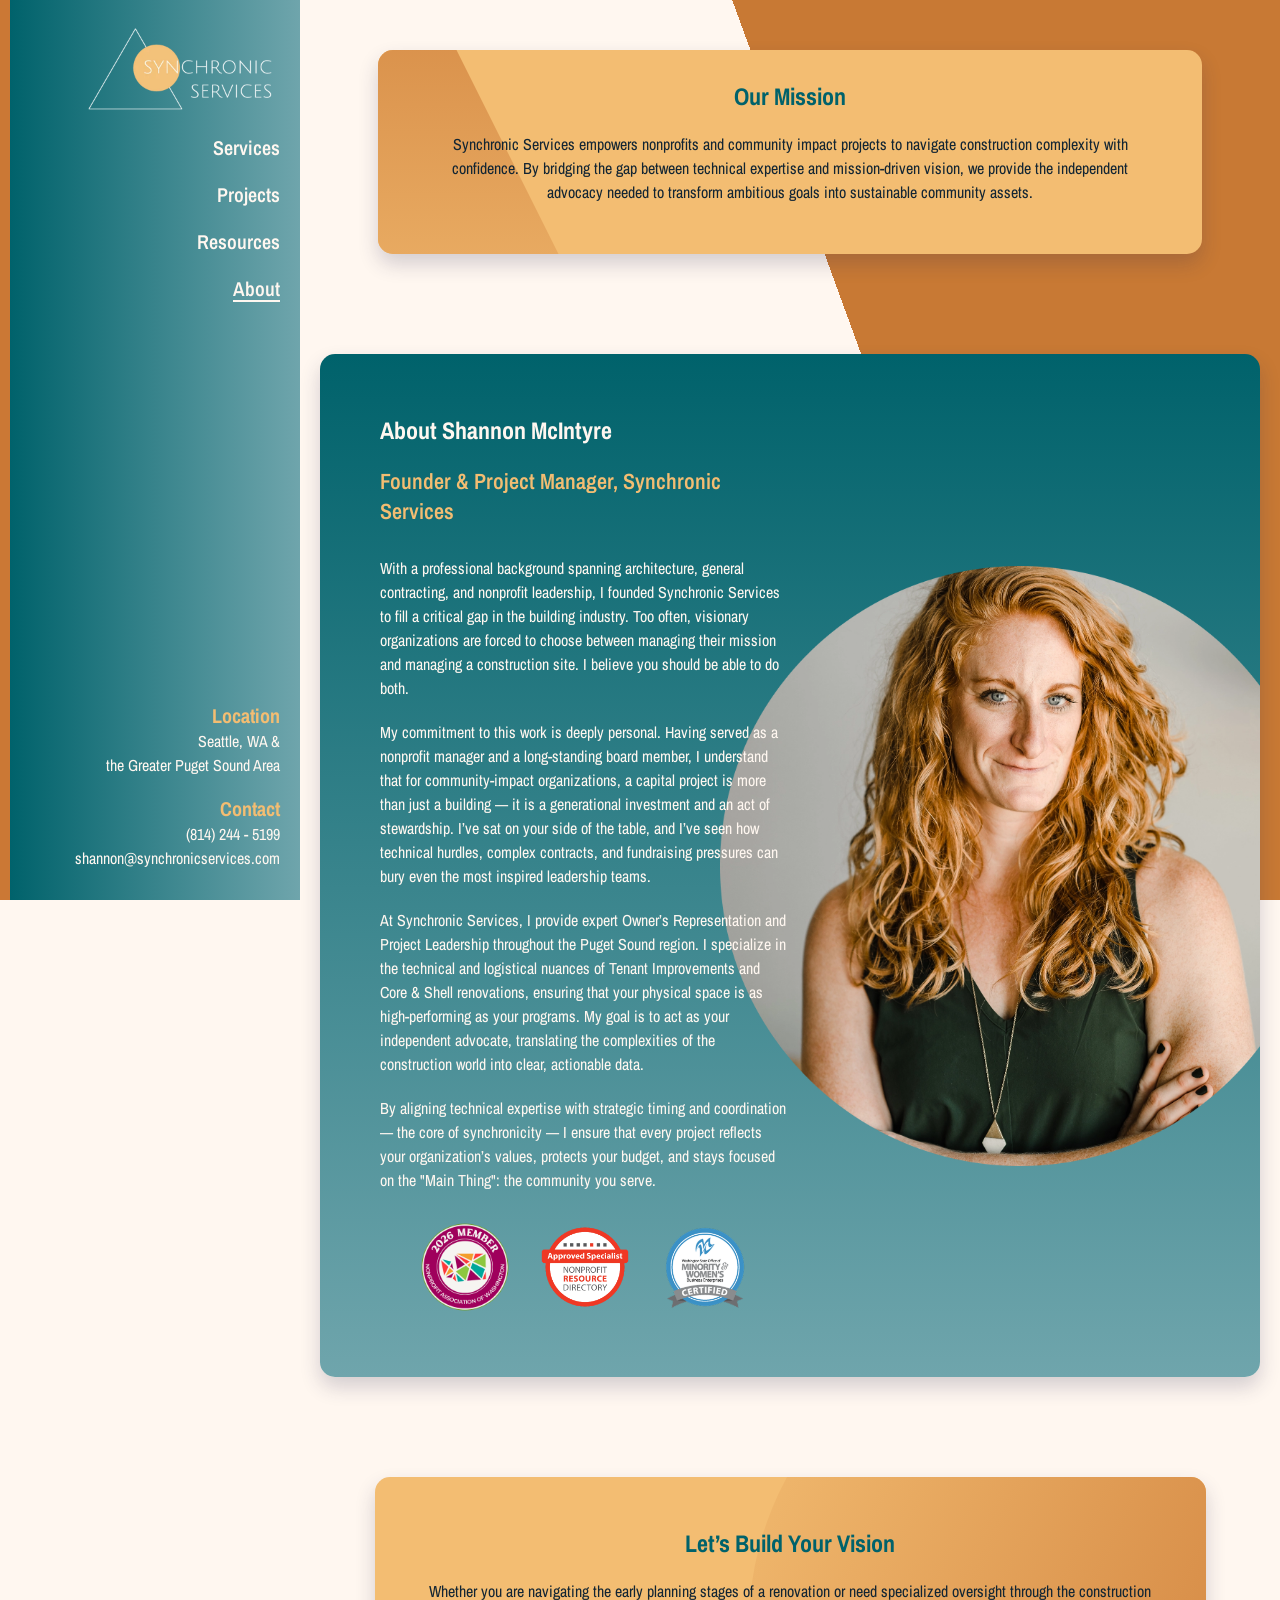
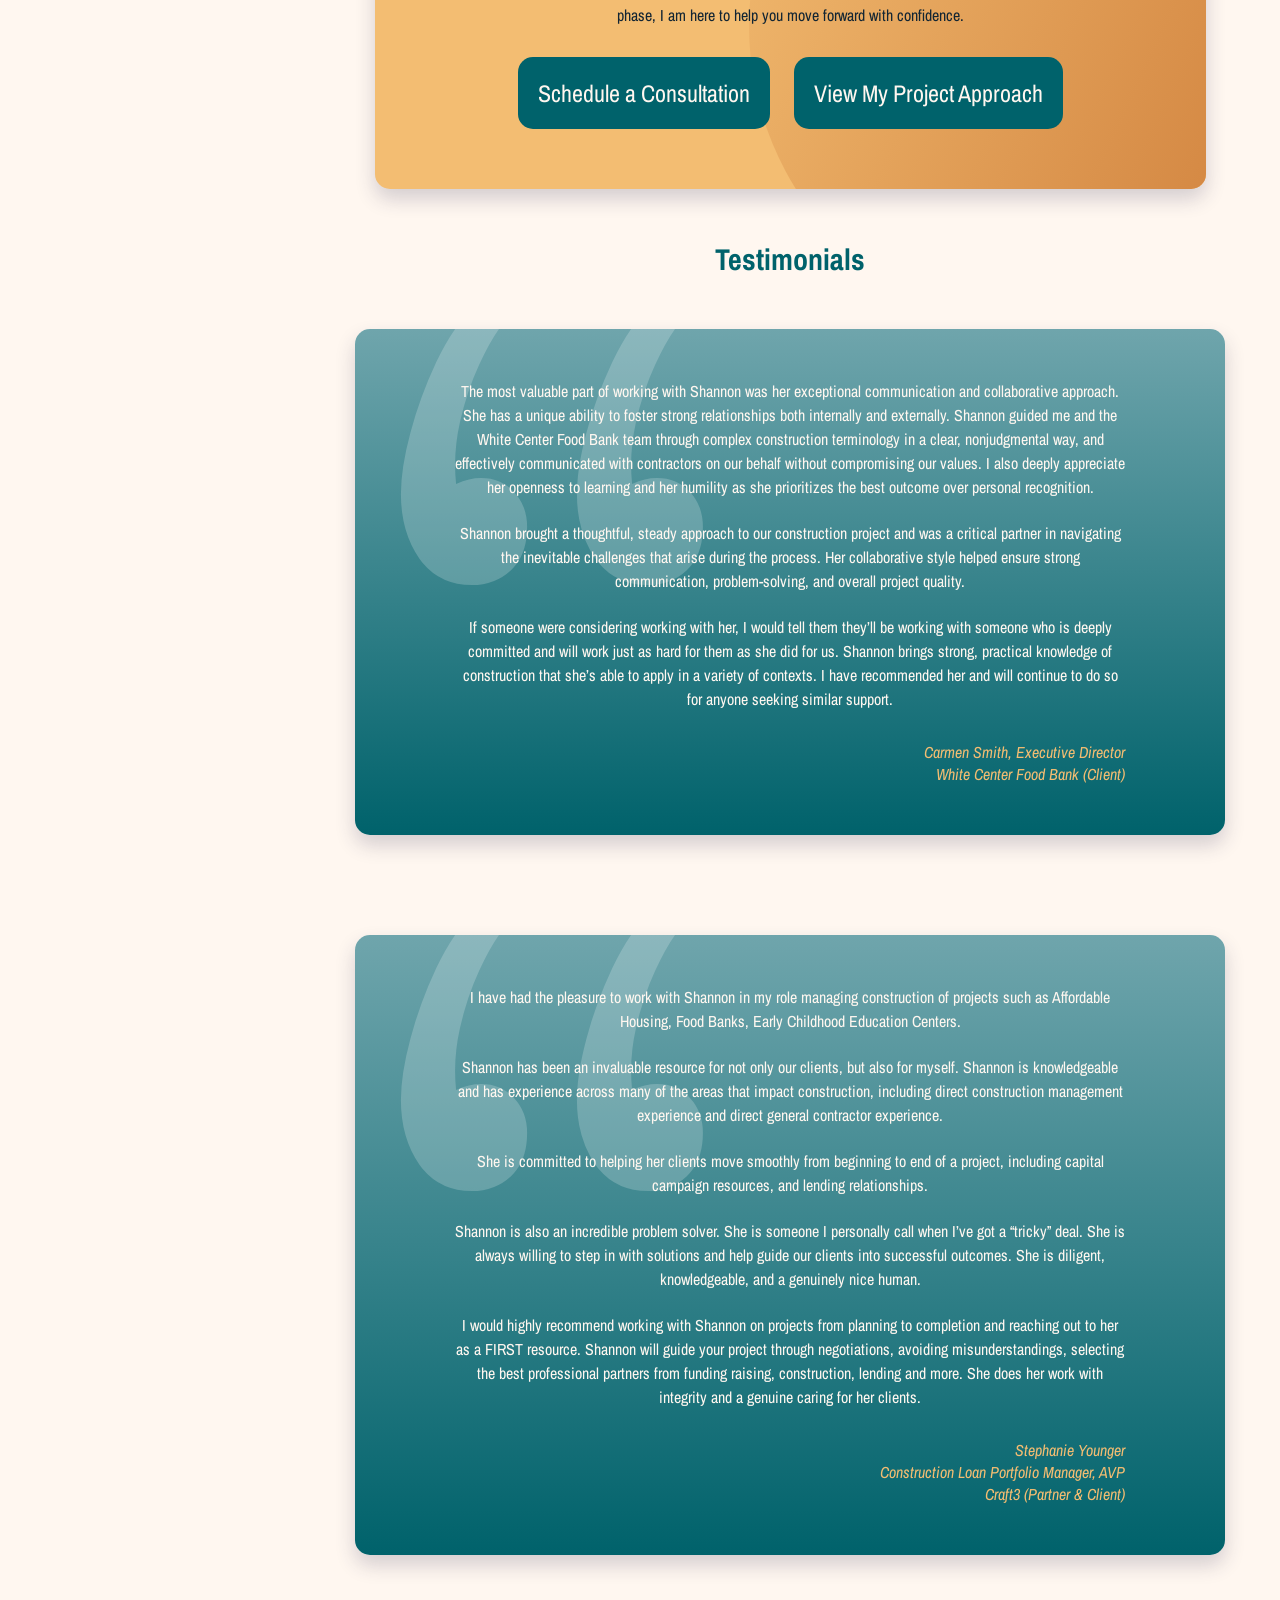
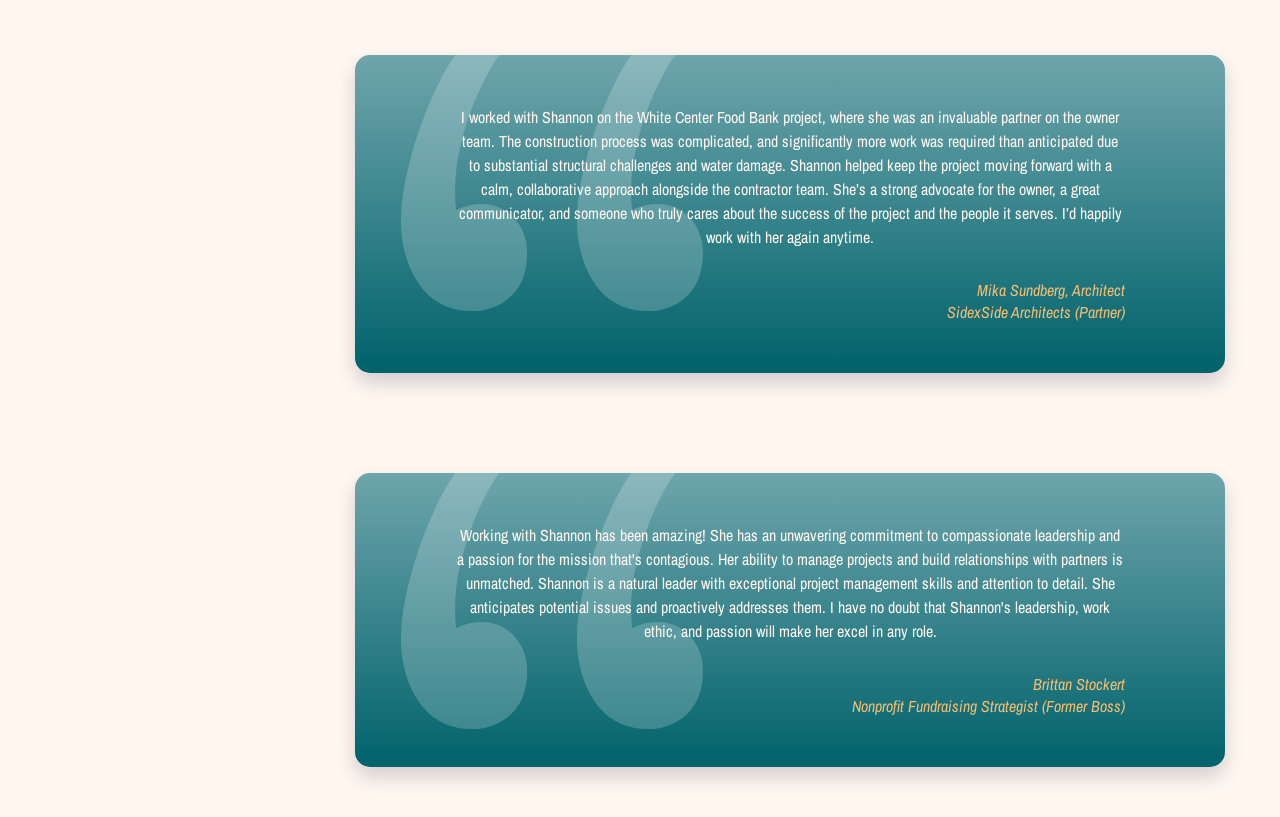
<file: about.html>
<!doctype html>
<html lang="en">

<head>
  <meta charset="UTF-8" />
  <meta name="viewport" content="width=device-width, initial-scale=1.0" />


  <link rel="preconnect" href="https://fonts.googleapis.com">
  <link rel="preconnect" href="https://fonts.gstatic.com" crossorigin>
  <link
    href="https://fonts.googleapis.com/css2?family=Archivo+Narrow:ital,wght@0,400..700;1,400..700&family=Julius+Sans+One&family=Lora:wght@700&display=swap"
    rel="stylesheet">

  <link rel="stylesheet" href="./css/style.css" />
  <title>Synchronic Services - Services</title>
</head>

<body class="paddingForMobile">

  <!-- MOBILE TOP DOWN TRAY -->



  <nav class="mobile-nav">
    <div class="nav-header">
      <div>
        <a href="index.html">
          <img class="logo" src="img/SynchronicLogo_WhiteLogo.webp" alt="Synchronic Services logo" />
        </a>
      </div>
      <button class="menu-toggle" aria-label="Toggle menu">
        <span class="hamburger"></span>
      </button>
    </div>

    <div class="nav-links">
      <ul>
        <li><a href="services.html">Services</a></li>
        <li><a href="projects.html">Projects</a></li>
        <li><a href="resources.html">Resources</a></li>
        <li><a href="about.html">About</a></li>
      </ul>

      <div id="mobileContactInfo">
        <p><span class="orange sizeTwentyBold">Location</span> <br />Seattle, WA & <br />the Greater Puget Sound Area
        </p>
        <p><span class="orange sizeTwentyBold">Contact</span><br />
          <a class="underlineMe" href="tel:8142445199">(814) 244 - 5199</a> <br />
          <a href="mailto:shannon@synchronicservices.com" class="underlineMe">shannon@synchronicservices.com</a>
        </p>
      </div>
    </div>
  </nav>


  <div class="bg-triangle"></div>
  <!-- ///////// SIDEBAR /////////// -->
  <header id="sidebar">

    <!-- NAV -->
    <nav>
      <div id="navText">
        <a href="index.html">
          <img class="logo" src="img/SynchronicLogo_WhiteLogo.webp" alt="Synchronic Services logo" />
        </a>
        <ul>
          <li><a href="services.html">Services</a></li>
          <li><a href="projects.html">Projects</a></li>
          <li><a href="resources.html">Resources</a></li>
          <li class="underline">About</li>
        </ul>
      </div>
    </nav>

    <!-- Location and Contact -->
    <div id="locationContactText">
      <p><span class="orange sizeTwentyBold">Location</span> <br />Seattle, WA & <br />the Greater Puget Sound Area</p>
      <p><span class="orange  sizeTwentyBold">Contact</span><br /><a class="underlineMe" href="tel:8142445199">(814) 244
          - 5199</a> <br /><a href="mailto:shannon@synchronicservices.com"
          class="underlineMe">shannon@synchronicservices.com</a></p>
    </div>
  </header>

  <main>

    <!-- //////// OUR MISSION CARD ///////// -->

    <div class="shortYellowTriLeft-card">
      <h3 class="teal">Our Mission</h3>
      <p class="darkBlue">
        Synchronic Services empowers nonprofits and community impact projects to
        navigate construction complexity with confidence. By bridging the gap
        between technical expertise and mission-driven vision, we provide the
        independent advocacy needed to transform ambitious goals into
        sustainable community assets.
      </p>
    </div>

    <!-- /////// ABOUT SECTION ////// -->
    <div class="about-card">
      <div class="about-content">
        <h3>About Shannon McIntyre</h3>
        <h4 class="orange">Founder & Project Manager, Synchronic Services</h4>
        <p>
          With a professional background spanning architecture, general
          contracting, and nonprofit leadership, I founded Synchronic Services to
          fill a critical gap in the building industry. Too often, visionary
          organizations are forced to choose between managing their mission and
          managing a construction site. I believe you should be able to do both.
        </p>
        <p>
          My commitment to this work is deeply personal. Having served as a
          nonprofit manager and a long-standing board member, I understand that
          for community-impact organizations, a capital project is more than just
          a building — it is a generational investment and an act of stewardship.
          I’ve sat on your side of the table, and I’ve seen how technical hurdles,
          complex contracts, and fundraising pressures can bury even the most
          inspired leadership teams.
        </p>
        <p>
          At Synchronic Services, I provide expert Owner’s Representation and
          Project Leadership throughout the Puget Sound region. I specialize in
          the technical and logistical nuances of Tenant Improvements and Core &
          Shell renovations, ensuring that your physical space is as
          high-performing as your programs. My goal is to act as your independent
          advocate, translating the complexities of the construction world into
          clear, actionable data.
        </p>
        <p>
          By aligning technical expertise with strategic timing and
          coordination — the core of synchronicity — I ensure that every project
          reflects your organization’s values, protects your budget, and stays
          focused on the "Main Thing": the community you serve.
        </p>
        <div class="affiliations">
          <a href="http://nonprofitwa.org/" title="Nonprofit Association of Washington" target="_blank"><img width="90"
  height="90" src="../img/NAWABadge.png" /></a>

          <a href="https://www.501commons.org/" title="501 commons" target="_blank"><img width="90"
  height="90"
              src="../img/NRDBadge.png" /></a>

          <a href="http://www.omwbe.wa.gov/" title="Office of Minority & Women's Business Enterprises" target="_blank"><img width="90"
  height="90"
              src="../img/OMWBEBadge.png" /></a>

        </div>
      </div>
      <img class="about-image" src="../img/ShannonPort.webp" alt="Shannon portrait" />
    </div>

    <!-- //////// BUILD YOUR VISION CARD //////// -->
    <div class="yellowCircRight-card">
      <h3 class="teal">Let’s Build Your Vision</h3>
      <p class="darkBlue">
        Whether you are navigating the early planning stages of a renovation or
        need specialized oversight through the construction phase, I am here to
        help you move forward with confidence.
      </p>
      <div class="buttonContainer">

        <a href="mailto:shannon@synchronicservices.com" class="blueButton">Schedule a
          Consultation</a>
        <a href="/services.html" target="_blank" class="blueButton">View My Project Approach</a>

      </div>
    </div>
    <!-- //////// TESTIMONIALS ////////// -->

    <!-- TESTIMONIAL CARD 1 -->

    <h2 class="teal">Testimonials</h2>
    <div class="card-wrapper">
      <div class="testimonial-card">
        <blockquote>
          The most valuable part of working with Shannon was her exceptional
          communication and collaborative approach. She has a unique ability to
          foster strong relationships both internally and externally. Shannon
          guided me and the White Center Food Bank team through complex
          construction terminology in a clear, nonjudgmental way, and effectively
          communicated with contractors on our behalf without compromising our
          values. I also deeply appreciate her openness to learning and her
          humility as she prioritizes the best outcome over personal recognition.
        </blockquote><br />
        <blockquote>
          Shannon brought a thoughtful, steady approach to our construction
          project and was a critical partner in navigating the inevitable
          challenges that arise during the process. Her collaborative style helped
          ensure strong communication, problem-solving, and overall project
          quality.
        </blockquote><br />
        <blockquote>
          If someone were considering working with her, I would tell them they’ll
          be working with someone who is deeply committed and will work just as
          hard for them as she did for us. Shannon brings strong, practical
          knowledge of construction that she’s able to apply in a variety of
          contexts. I have recommended her and will continue to do so for anyone
          seeking similar support.
        </blockquote>
        <cite class="orange">Carmen Smith, Executive Director<br />White Center Food Bank (Client)</cite>
      </div>
    </div>

    <!-- TESTIMONIAL CARD 2 -->
    <div class="card-wrapper">
      <div class="testimonial-card">
        <blockquote>
          I have had the pleasure to work with Shannon in my role managing
          construction of projects such as Affordable Housing, Food Banks, Early
          Childhood Education Centers.
        </blockquote><br />
        <blockquote>
          Shannon has been an invaluable resource for not only our clients, but
          also for myself. Shannon is knowledgeable and has experience across many
          of the areas that impact construction, including direct construction
          management experience and direct general contractor experience.
        </blockquote><br />
        <blockquote>
          She is committed to helping her clients move smoothly from beginning to
          end of a project, including capital campaign resources, and lending
          relationships.
        </blockquote><br />
        <blockquote>
          Shannon is also an incredible problem solver. She is someone I
          personally call when I’ve got a “tricky” deal. She is always willing to
          step in with solutions and help guide our clients into successful
          outcomes. She is diligent, knowledgeable, and a genuinely nice human.
        </blockquote><br />
        <blockquote>
          I would highly recommend working with Shannon on projects from planning
          to completion and reaching out to her as a FIRST resource. Shannon will
          guide your project through negotiations, avoiding misunderstandings,
          selecting the best professional partners from funding raising,
          construction, lending and more. She does her work with integrity and a
          genuine caring for her clients.
        </blockquote>
        <cite class="orange">Stephanie Younger<br />Construction Loan Portfolio Manager, AVP<br /> Craft3
          (Partner & Client)</cite>
      </div>
    </div>

    <!-- TESTIMONIAL CARD 3 -->
    <div class="card-wrapper">
      <div class="testimonial-card">
        <blockquote>
          I worked with Shannon on the White Center Food Bank project, where she
          was an invaluable partner on the owner team. The construction process
          was complicated, and significantly more work was required than
          anticipated due to substantial structural challenges and water damage.
          Shannon helped keep the project moving forward with a calm,
          collaborative approach alongside the contractor team. She’s a strong
          advocate for the owner, a great communicator, and someone who truly
          cares about the success of the project and the people it serves. I’d
          happily work with her again anytime.
        </blockquote>
        <cite class="orange"> Mika Sundberg, Architect<br />SidexSide Architects (Partner)</cite>
      </div>
    </div>

    <!-- TESTIMONIAL CARD 4 -->
    <div class="card-wrapper">
      <div class="testimonial-card">
        <blockquote>
          Working with Shannon has been amazing! She has an unwavering commitment
          to compassionate leadership and a passion for the mission that's
          contagious. Her ability to manage projects and build relationships with
          partners is unmatched. Shannon is a natural leader with exceptional
          project management skills and attention to detail. She anticipates
          potential issues and proactively addresses them. I have no doubt that
          Shannon's leadership, work ethic, and passion will make her excel in any
          role.
        </blockquote>
        <cite class="orange">Brittan Stockert<br />Nonprofit Fundraising Strategist (Former Boss)</cite>
      </div>
    </div>
  </main>
  <script src="./javascript/script.js" defer></script>
</body>

</html>
</file>
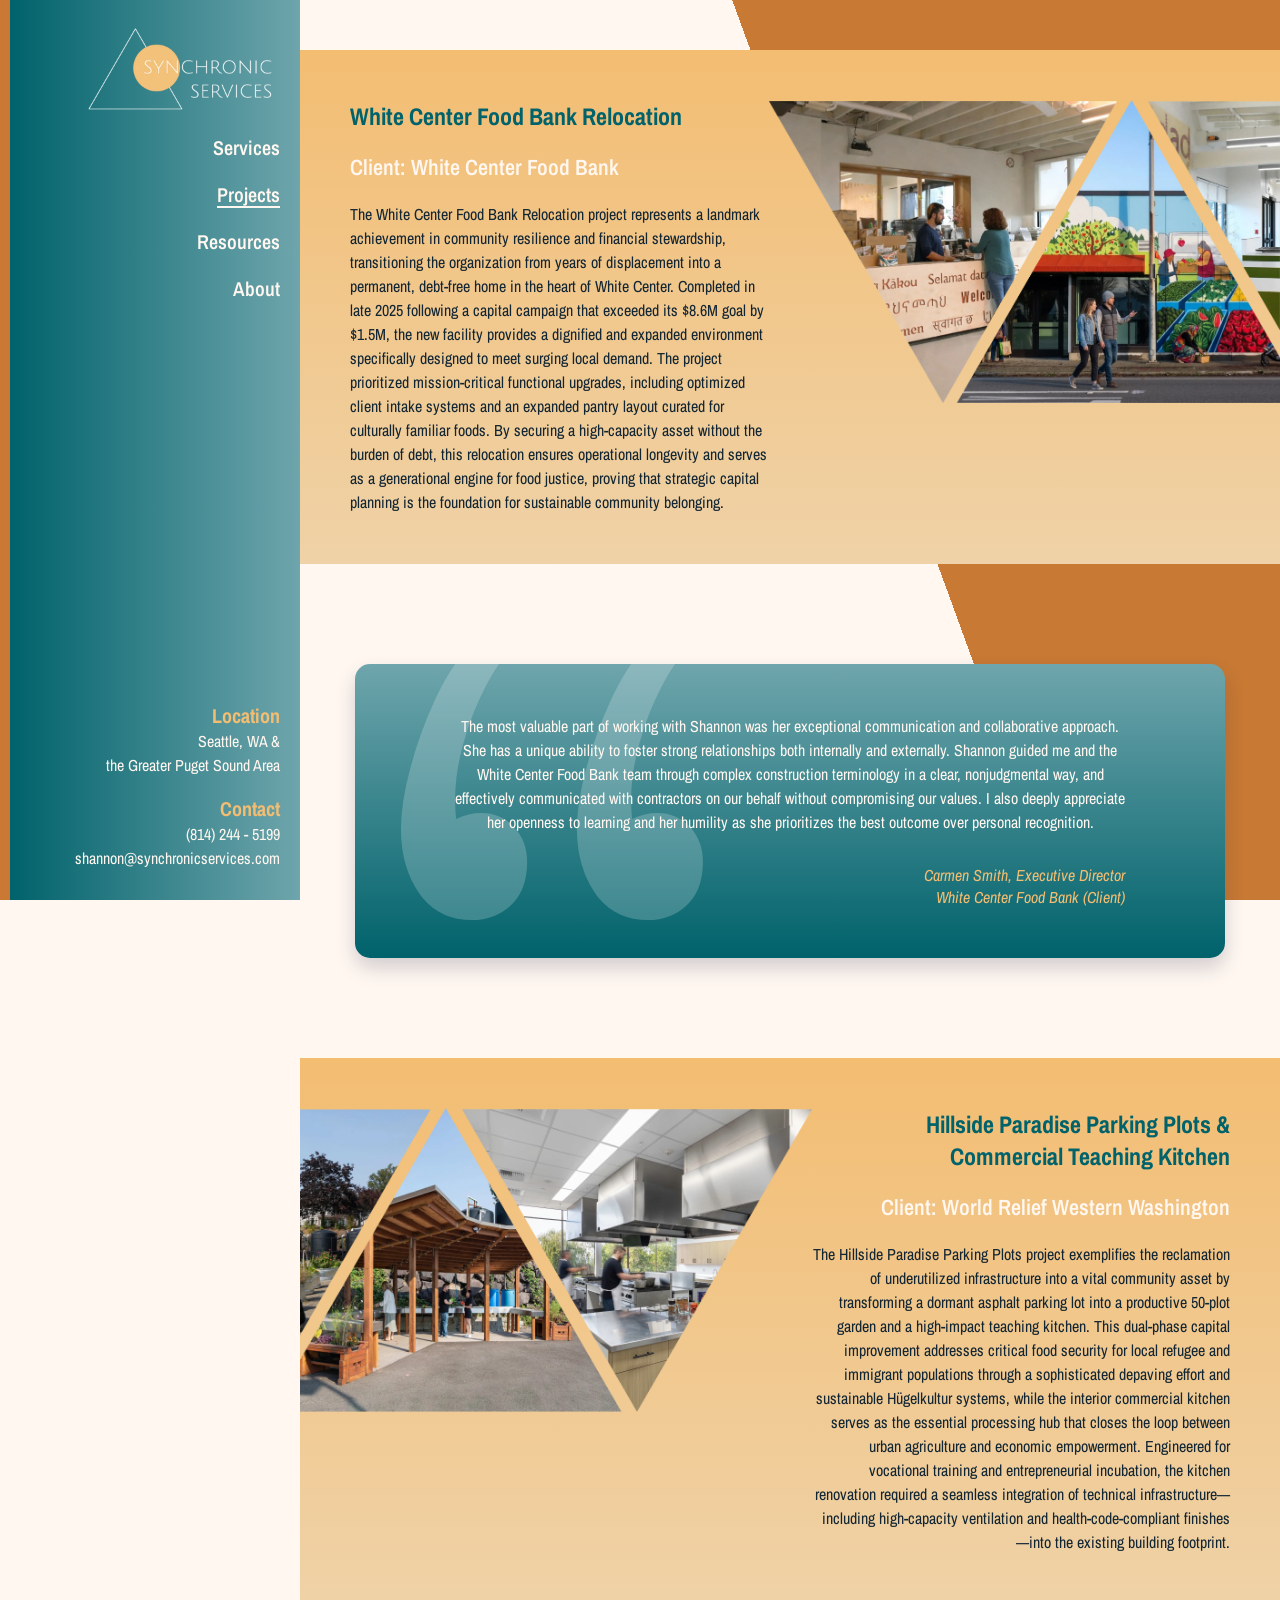
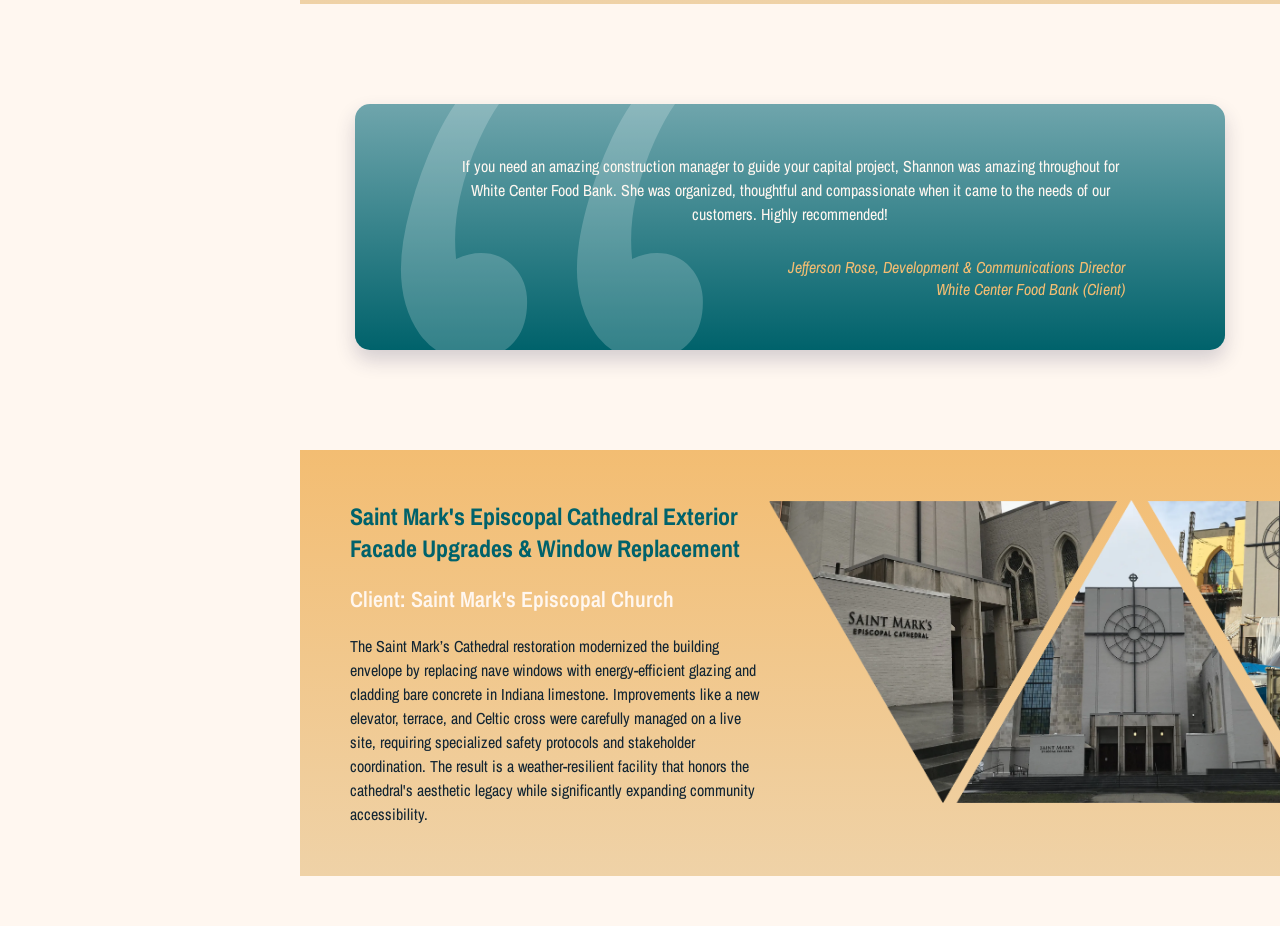
<file: projects.html>
<!doctype html>
<html lang="en">

<head>
  <meta charset="UTF-8" />
  <meta name="viewport" content="width=device-width, initial-scale=1.0" />

  <link rel="preconnect" href="https://fonts.googleapis.com">
  <link rel="preconnect" href="https://fonts.gstatic.com" crossorigin>
  <link
    href="https://fonts.googleapis.com/css2?family=Archivo+Narrow:ital,wght@0,400..700;1,400..700&family=Julius+Sans+One&family=Lora:wght@700&display=swap"
    rel="stylesheet">

  <link rel="stylesheet" href="./css/style.css">
  <title>Synchronic Services - Projects</title>
</head>

<body class="paddingForMobile">

 <!-- MOBILE TOP DOWN TRAY -->



<nav class="mobile-nav">
  <div class="nav-header">
    <div >
      <a href="index.html">
        <img class="logo" src="img/SynchronicLogo_WhiteLogo.webp" alt="Synchronic Services logo" />
      </a>
    </div>
    <button class="menu-toggle" aria-label="Toggle menu">
      <span class="hamburger"></span>
    </button>
  </div>

  <div class="nav-links">
    <ul>
      <li><a href="services.html">Services</a></li>
      <li><a href="projects.html">Projects</a></li>
      <li><a href="resources.html">Resources</a></li>
      <li><a href="about.html">About</a></li>
    </ul>

    <div id="mobileContactInfo">
      <p><span class="orange sizeTwentyBold">Location</span> <br/>Seattle, WA & <br />the Greater Puget Sound Area</p>
      <p><span class="orange sizeTwentyBold">Contact</span><br/>
        <a class="underlineMe" href="tel:8142445199">(814) 244 - 5199</a> <br />
        <a href="mailto:shannon@synchronicservices.com" class="underlineMe">shannon@synchronicservices.com</a>
      </p>
    </div>
  </div>
</nav>


  <div class="bg-triangle"></div>
<!-- ///////// SIDEBAR /////////// -->
 <header id="sidebar">
  
  <!-- NAV -->
  <nav>
    <div id="navText">
      <a href="index.html">
        <img class="logo" src="img/SynchronicLogo_WhiteLogo.webp" alt="Synchronic Services logo" />
      </a>
      <ul>
        <li><a href="services.html">Services</a></li>
        <li class="underline">Projects</li>
        <li><a href="resources.html">Resources</a></li>
        <li><a href="about.html">About</a></li>
      </ul>
    </div>
  </nav>

<!-- Location and Contact -->
  <div id="locationContactText">
    <p><span class="orange sizeTwentyBold">Location</span> <br/>Seattle, WA & <br />the Greater Puget Sound Area</p>
    <p><span class="orange  sizeTwentyBold">Contact</span><br/><a class="underlineMe" href="tel:8142445199">(814) 244 - 5199</a> <br /><a href="mailto:shannon@synchronicservices.com" class="underlineMe">shannon@synchronicservices.com</a></p>
  </div>
</header>

  <main class="card-wrapper">
    <div>
    <!-- PROJECT ONE CARD [TRIANGLES ON RIGHT] -->
    <div class="yellowFade-cardRight">
      <div class="textContainer">
        <div >
          <h3 class="teal">White Center Food Bank Relocation</h3>
          <h4>Client: White Center Food Bank</h4>
        </div>

        <p class="darkBlue">
          The White Center Food Bank Relocation project represents a landmark
          achievement in community resilience and financial stewardship,
          transitioning the organization from years of displacement into a
          permanent, debt-free home in the heart of White Center. Completed in
          late 2025 following a capital campaign that exceeded its $8.6M goal by
          $1.5M, the new facility provides a dignified and expanded environment
          specifically designed to meet surging local demand. The project
          prioritized mission-critical functional upgrades, including optimized
          client intake systems and an expanded pantry layout curated for
          culturally familiar foods. By securing a high-capacity asset without the
          burden of debt, this relocation ensures operational longevity and serves
          as a generational engine for food justice, proving that strategic
          capital planning is the foundation for sustainable community belonging.
        </p>
      </div>

      <div class="image-wrapper">
        <img src="../img/WhiteCenterImgs.webp" alt="White Center food bank exteriors and interiors"/>
      </div>
    </div>

    <!-- TESTIMONIAL ONE -->
    <div class="card-wrapper">
      <div class="testimonial-card">

        <blockquote>
          The most valuable part of working with Shannon was her exceptional
          communication and collaborative approach. She has a unique ability to
          foster strong relationships both internally and externally. Shannon
          guided me and the White Center Food Bank team through complex
          construction terminology in a clear, nonjudgmental way, and effectively
          communicated with contractors on our behalf without compromising our
          values. I also deeply appreciate her openness to learning and her
          humility as she prioritizes the best outcome over personal recognition.
        </blockquote>
        <cite class="orange textRight">Carmen Smith, Executive Director<br/>White Center Food Bank (Client)</cite>
      </div>
    </div>


    <!-- PROJECT TWO [TRIANGLES ON LEFT] -->
    <div class="yellowFade-cardLeft">
      <div class="image-wrapper">
        <img src="../img/HillsideImgs.webp" alt="Hillside interiors and exteriors"/>
      </div>

      
        <div class="textContainer textRight">
          <div>
            <h3 class="teal">Hillside Paradise Parking Plots & Commercial Teaching Kitchen</h3>
            <h4>Client: World Relief Western Washington</h4>
          </div>

          <p class="darkBlue">
            The Hillside Paradise Parking Plots project exemplifies the reclamation
            of underutilized infrastructure into a vital community asset by
            transforming a dormant asphalt parking lot into a productive 50-plot
            garden and a high-impact teaching kitchen. This dual-phase capital
            improvement addresses critical food security for local refugee and
            immigrant populations through a sophisticated depaving effort and
            sustainable Hügelkultur systems, while the interior commercial kitchen
            serves as the essential processing hub that closes the loop between
            urban agriculture and economic empowerment. Engineered for vocational
            training and entrepreneurial incubation, the kitchen renovation required
            a seamless integration of technical infrastructure—including
            high-capacity ventilation and health-code-compliant finishes—into the
            existing building footprint.
          </p>
        </div>
      
    </div>

    <!-- TESTIMONIAL TWO -->
    <div class="card-wrapper">
      <div class="testimonial-card">
        <blockquote>
          If you need an amazing construction manager to guide your capital
          project, Shannon was amazing throughout for White Center Food Bank. She
          was organized, thoughtful and compassionate when it came to the needs of
          our customers. Highly recommended!
        </blockquote>
        <cite class="orange">Jefferson Rose, Development & Communications Director<br/>White Center Food
          Bank (Client)</cite>
      </div>
    </div>

    <!-- PROJECT THREE CARD [TRIANGLES ON LEFT] -->
    <div class="yellowFade-cardRight">
      <div class="textContainer">
        <div>
          <h3 class="teal">
            Saint Mark's Episcopal Cathedral Exterior Facade Upgrades & Window
            Replacement
          </h3>
          <h4>Client: Saint Mark's Episcopal Church</h4>
        </div>

        <p class="darkBlue">
          The Saint Mark’s Cathedral restoration modernized the building envelope by replacing nave windows with energy-efficient glazing and cladding bare concrete in Indiana limestone. Improvements like a new elevator, terrace, and Celtic cross were carefully managed on a live site, requiring specialized safety protocols and stakeholder coordination. The result is a weather-resilient facility that honors the cathedral's aesthetic legacy while significantly expanding community accessibility.
        </p>
      </div>


      <div class="image-wrapper">
        <img  src="../img/StMarksImgs.webp" alt="St. Marks interiors and exteriors"/>
      </div>
</div>
  </main>
  <script src="../javascript/script.js" defer></script>
</body>

</html>
</file>
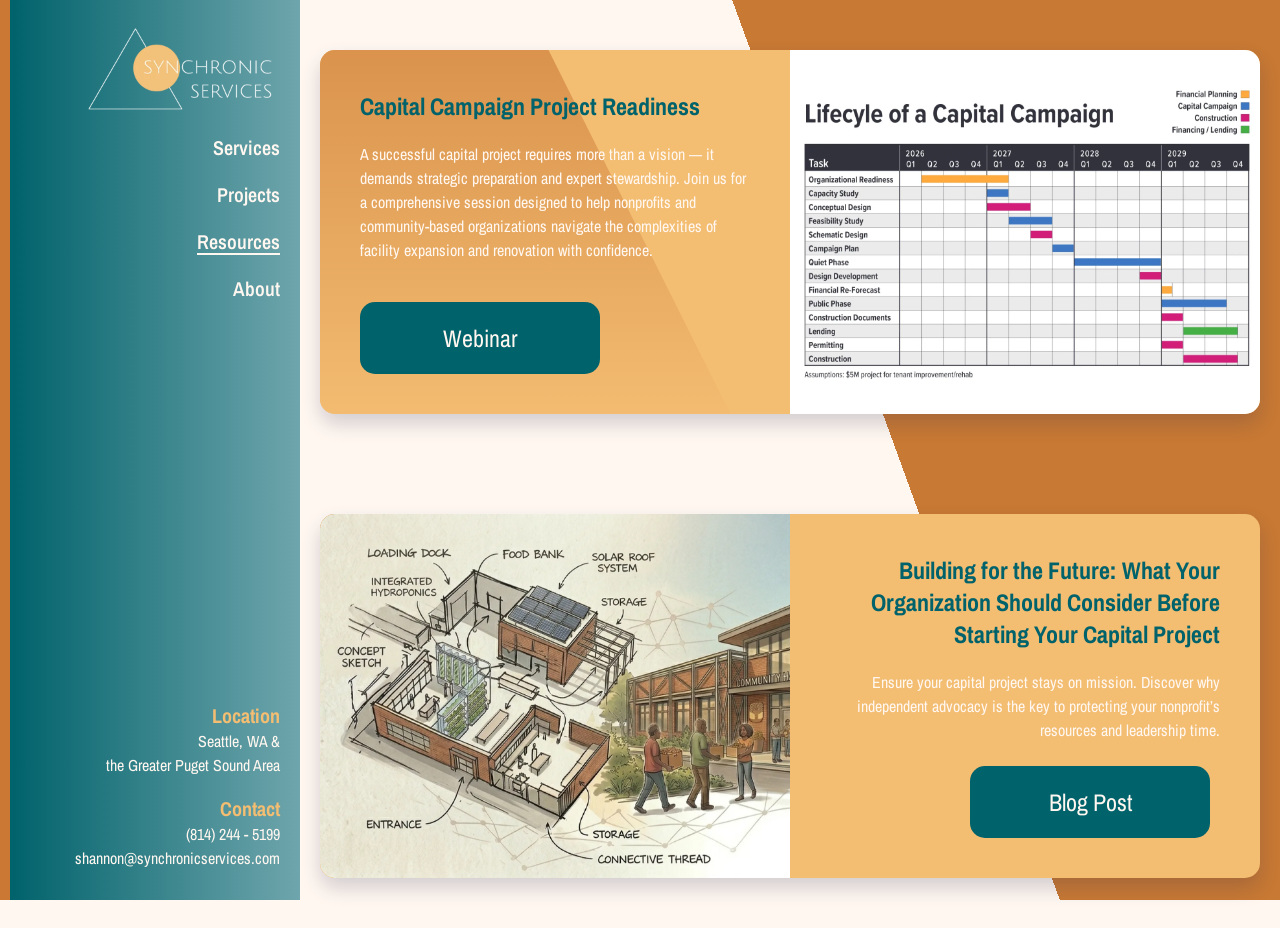
<file: resources.html>
<!doctype html>
<html lang="en">

<head>
  <meta charset="UTF-8" />
  <meta name="viewport" content="width=device-width, initial-scale=1.0" />

  <link rel="preconnect" href="https://fonts.googleapis.com">
  <link rel="preconnect" href="https://fonts.gstatic.com" crossorigin>
  <link
    href="https://fonts.googleapis.com/css2?family=Archivo+Narrow:ital,wght@0,400..700;1,400..700&family=Julius+Sans+One&family=Lora:wght@700&display=swap"
    rel="stylesheet">

  <link rel="stylesheet" href="./css/style.css">
  <title>Synchronic Services - Projects</title>
</head>

<body class="paddingForMobile">

 <!-- MOBILE TOP DOWN TRAY -->



<nav class="mobile-nav">
  <div class="nav-header">
    <div >
      <a href="index.html">
        <img class="logo" src="img/SynchronicLogo_WhiteLogo.webp" alt="Synchronic Services logo" />
      </a>
    </div>
    <button class="menu-toggle" aria-label="Toggle menu">
      <span class="hamburger"></span>
    </button>
  </div>

  <div class="nav-links">
    <ul>
      <li><a href="services.html">Services</a></li>
      <li><a href="projects.html">Projects</a></li>
      <li><a href="resources.html">Resources</a></li>
      <li><a href="about.html">About</a></li>
    </ul>

    <div id="mobileContactInfo">
      <p><span class="orange sizeTwentyBold">Location</span> <br/>Seattle, WA & <br />the Greater Puget Sound Area</p>
      <p><span class="orange sizeTwentyBold">Contact</span><br/>
        <a class="underlineMe" href="tel:8142445199">(814) 244 - 5199</a> <br />
        <a href="mailto:shannon@synchronicservices.com" class="underlineMe">shannon@synchronicservices.com</a>
      </p>
    </div>
  </div>
</nav>


  <div class="bg-triangle"></div>
<!-- ///////// SIDEBAR /////////// -->
 <header id="sidebar">
  
  <!-- NAV -->
  <nav>
    <div id="navText">
      <a href="index.html">
        <img class="logo" src="img/SynchronicLogo_WhiteLogo.webp" alt="Synchronic Services logo" />
      </a>
      <ul>
        <li><a href="services.html">Services</a></li>
        <li><a href="projects.html">Projects</a></li>
        <li class="underline">Resources</li>
        <li><a href="about.html">About</a></li>
      </ul>
    </div>
  </nav>

<!-- Location and Contact -->
  <div id="locationContactText">
    <p><span class="orange sizeTwentyBold">Location</span> <br/>Seattle, WA & <br />the Greater Puget Sound Area</p>
    <p><span class="orange  sizeTwentyBold">Contact</span><br/><a class="underlineMe" href="tel:8142445199">(814) 244 - 5199</a> <br /><a href="mailto:shannon@synchronicservices.com" class="underlineMe">shannon@synchronicservices.com</a></p>
  </div>
</header>

  <main>
    <!-- CARD IMAGE RIGHT -->
    <div class="yellowImgRight-card">
      
      <div class="text-content-left">
        <h3 class="teal">Capital Campaign Project Readiness</h3>
        <p>
          A successful capital project requires more than a vision — it demands
          strategic preparation and expert stewardship. Join us for a
          comprehensive session designed to help nonprofits and community-based
          organizations navigate the complexities of facility expansion and
          renovation with confidence.
        </p>
        <a href="https://youtu.be/pC4fuK9_jXA?si=zR5maoHd0q5A4jsM" target="_blank" class="blueButton">Webinar</a>
      </div>
      <img src="../img/CapitalCampaignImg.webp" alt="Thumbnail Gant chart for Capital Campaign" class="clipped-image-right"/>
    </div>

    <!-- CARD IMAGE LEFT -->
    <div class="yellowImgLeft-card">
      <img src="../img/BuildingForFutureImg.webp" alt="Building schematic" class="clipped-image-left" />
      <div class="text-content-right">
        <h3 class="teal">
          Building for the Future: What Your Organization Should Consider Before
          Starting Your Capital Project
        </h3>
        <p>
          Ensure your capital project stays on mission. Discover why independent
          advocacy is the key to protecting your nonprofit’s resources and
          leadership time.
        </p>
        <a href="https://nonprofitwa.org/building-for-the-future-what-your-organization-should-consider-before-starting-your-capital-project/" class="blueButton" target="_blank">Blog Post</a>
      </div>
    </div>

  </main>
  <script src="./javascript/script.js" defer></script>
</body>

</html>
</file>
<file: css/style.css>
* {
  /* border: red 1px solid;
  box-sizing: border-box;*/
  margin: 0;
  padding: 0;
}

/* COLORS */

:root {
  --color-teal: #00626b;
  /* rgba(0, 98, 107, 1) */

  --color-light-teal: #6fa5ac;
  /* rgba(111, 165, 172, 1) */

  --color-orange: #f3bd72;
  /* rgba(243, 189, 114, 1)  */

  --color-light-orange: #efd2a7;
  /* rgb(239, 210, 167, 1) */

  --color-dark-orange: #cb7835;
  /* rgba(203, 120, 53, 1),*/

  --color-dark-blue: #122533;
  /* rgba(18, 37, 51, 1) */

  --color-off-white: #fff7f0;
  /* rgba(255, 247, 240, 1) */

  /* Spacing and Radii */
  --card-radius: 15px;
  /* x-offset | y-offset | blur | color */
  --shadow: 0 10px 20px rgba(42, 42, 81, 0.2);
}

.lightOrange {
  color: var(--color-light-orange);
}

.orange {
  color: var(--color-orange);
}

.darkOrange {
  color: var(--color-dark-orange);
}

.teal {
  color: var(--color-teal);
}

.darkBlue {
  color: var(--color-dark-blue);
}

/* HEADERS & PARA*/

h1 {
  font-family: "Julius Sans One", sans-serif;
  font-size: clamp(30px, 2.5vw, 50px);
  font-weight: normal;
  line-height: 1.1;
  max-width: 100%;
  width: 100%;
  margin: 0 auto;
  text-wrap: normal;
}

h2 {
  font-size: 30px;
}

h3 {
  font-size: 24px;
  font-weight: bolder;
  padding: 0 0 20px 0;
}

h4 {
  font-size: 22px;
  font-weight: 600;
  padding: 0 0 20px 0;
}

p {
  line-height: 1.5em;
}

.underline {
  text-decoration: underline;
  text-decoration-thickness: 2px;
  text-underline-offset: 4px;
}

.underlineMe:hover {
  text-decoration: underline;
  text-decoration-thickness: 2px;
  text-underline-offset: 4px;
}

/* BUTTONS */

.blueButton {
  display: inline-block;
  background-color: var(--color-teal);
  color: var(--color-off-white);
  border-radius: var(--card-radius);
  padding: 20px;
  margin: 0 10px;
  font-family: "Archivo Narrow";
  font-size: 24px;
  border: none;
  cursor: pointer;
  transition: background-color 0.3s ease;
}

.blueButton:hover {
  background-color: var(--color-dark-blue);
}

.whiteButton {
  display: inline-block;
  color: var(--color-teal);
  background-color: var(--color-off-white);
  border-radius: var(--card-radius);
  padding: 20px;
  margin: 0 10px;
  font-family: "Archivo Narrow";
  font-size: 1.5em;
  font-weight: 800;
  border: none;
  cursor: pointer;
  transition: background-color 0.3s ease;
}

.whiteButton:hover {
  background-color: var(--color-dark-orange);
  color: var(--color-off-white);
}

/* BODY */

body {
  font-family: "Archivo Narrow", sans-serif;
  font-optical-sizing: auto;
  font-weight: 400;
  font-style: normal;
  background-color: var(--color-off-white);
  display: grid;
  color: var(--color-off-white);
  margin: 0;
  padding: 0;
}

.logo {
  max-width: 200px;
}

/* //// HOME PAGE //// */

/* BG ORANGE TRIANGLE FOR OTHER PAGES */

.bg-triangle {
  position: fixed;
  top: 0;
  right: 0;
  width: 60%;
  height: 100vh;
  z-index: -1;
  pointer-events: none;
  background: linear-gradient(250deg, #c87934 50%, transparent 50%);
}

.displayFlexCentered {
  display: flex;
  flex-direction: column;
  justify-content: center;
  align-items: center;
}

.displayFlex {
  display: flex;
}

/* GSAP for Home Page */

.phrase-container {
  display: grid;
  place-items: center;
  text-align: center;
  max-width: 100%;
  margin: 0 auto;
  min-height: 90px;
  overflow: visible;
  transform: translateY(-15px);
}

.phrase {
  grid-area: 1 / 1;
  opacity: 0;
  visibility: hidden;
  margin: 0;
  color: var(--color-teal);
}

/* SIDEBAR */

#sidebar {
  background: linear-gradient(
    to right,
    var(--color-teal),
    var(--color-light-teal)
  );
  border-left: 10px solid var(--color-dark-orange);
  top: 0;
  left: 0;
  height: 100vh;
  box-sizing: border-box;
  min-width: 300px;
  flex-shrink: 0;
  display: flex;
  flex-direction: column;
  padding: 20px;
  position: sticky;
  align-self: flex-start;
}

/* NAV */
nav {
  display: flex;
  flex-direction: column;
  text-align: right;
  font-size: 20px;
  font-weight: 600;
}

nav ul li a:hover {
  color: var(--color-light-orange);
}

ul {
  list-style-type: none;
  padding: 0;
  margin: 0;
}

li {
  padding: 10px 0;
}

a {
  text-decoration: none;
  color: var(--color-off-white);
}

#locationContactText {
  margin-top: auto;
  text-align: right;
}

#locationContactText p {
  padding: 10px 0;
}

.sizeTwentyBold {
  font-size: 20px;
  font-weight: 800;
}

/* MAIN CONTENT */

main {
  display: flex;
  flex-direction: column;
  justify-content: center;
  align-items: center;
  width: 100%;
}

/* HOME PAGE BG TRIANGLE */

main.content-area {
  flex: 1;
  width: auto;
  min-height: 100vh;
  position: relative;
  overflow: hidden;
  display: flex;
  justify-content: center;
  align-items: center;
  background: url("../img/BgTriangles.webp") no-repeat center center / 140%;
  min-height: 100vh;
  z-index: -2;
}

/* ORANGE HOME PAGE CIRCLE */

.circle {
    width: min(55vmin, 550px);
  aspect-ratio: 1 / 1;
 /* width: 55vmin;
  height: 55vmin;
   max-width: 95%;
  max-height: 550px; */
  line-height: 1.2;
  aspect-ratio: 1 / 1;
  background-color: var(--color-orange);
  border-radius: 50%;
  padding: 4rem;
  display: flex;
  flex-direction: column;
  justify-content: center;
  gap: 40px;
  align-items: center;
  text-align: center;
  margin: 0;
  position: relative;
  z-index: 2;
}

.slugline {
  font-size: clamp(20px, 4vw, 30px);
}

/* ///////////// SERVICES PAGE ////////// */

/* PROJECT LEADERSHIP & SERVICES CARD*/

.yellowCirc-card {
  display: flex;
  flex-direction: column;
  justify-content: center;
  align-items: center;
  position: relative;

  width: 100%;
  max-width: 724px;
  min-height: 260px;
  border-radius: var(--card-radius);
  background: var(--color-orange);
  overflow: hidden;
  z-index: 1;
  text-align: center;

  padding: 50px;
  margin: 50px;
  box-shadow: var(--shadow);
}

.yellowCirc-card::before {
  content: "";
  position: absolute;
  z-index: -1;

  width: 617px;
  height: 617px;

  top: -160px;
  left: -160px;

  border-radius: 50%;
  z-index: -1;

  background: linear-gradient(
    15deg,
    rgba(203, 120, 53, 1),
    rgba(243, 189, 114, 1)
  );
}

.projLeadershipTextContainer {
  max-width: 850px;
  padding: 0 20px 10px 20px;
}

.projLeadershipTextContainer p {
  padding: 10px 0;
}

/* PHASE CARD */

.phaseLogoCentered {
  display: flex;
  flex-direction: column;
  justify-content: center;
  margin-right: 40px;
  flex-shrink: 0;
}

.phaseFontBoldSeventyFive {
  font-size: 75px;
  font-weight: bold;
  line-height: 1.3;
}

.phaseNumberBoldFourHundred {
  font-size: 400px;
  font-family: "Lora", serif;
  font-weight: bold;
  line-height: 0.7;
  display: block;
}

.triangleBullets {
  padding-left: 20px;
  line-height: 1.5em;
}

.triangleBullets::before {
  content: "▶ ";
  color: var(--color-off-white);
  display: inline-block;
  width: 1em;
  margin-left: -1.3em;
}

.phase-card {
  display: flex;
  align-items: center;
  position: relative;
  max-width: 980px;
  border-radius: var(--card-radius);
  background: var(--color-teal);
  overflow: hidden;
  z-index: 1;
  text-align: left;
  padding: 0 50px;
  margin: 50px;
  box-shadow: var(--shadow);
}

.phase-card::before {
  content: "";
  position: absolute;
  z-index: -1;
  width: 642px;
  height: 555px;
  bottom: -30px;
  left: -250px;
  clip-path: polygon(50% 0%, 0% 100%, 100% 100%);
  background: linear-gradient(
    0deg,
    rgba(239, 210, 167, 1),
    rgba(0, 98, 107, 1)
  );
}

/* PARTNER IN SUCCESS CARD */

.shortYellowTriRight-card {
  display: flex;
  flex-direction: column;
  justify-content: space-between;
  position: relative;
  max-width: 724px;

  border-radius: var(--card-radius);
  background: var(--color-orange);
  overflow: hidden;
  z-index: 1;
  text-align: center;
  padding: 50px;
  margin: 50px;
  box-shadow: var(--shadow);
}

.shortYellowTriRight-card::before {
  content: "";
  position: absolute;
  z-index: -1;
  width: 617px;
  height: 617px;
  top: -240px;
  right: -200px;
  clip-path: polygon(50% 0%, 0% 100%, 100% 100%);
  background: linear-gradient(
    180deg,
    rgba(203, 120, 53, 1),
    rgba(243, 189, 114, 1)
  );
}

.shortYellowTri_TextContainer {
  padding: 0 0 30px 0;
}

.shortYellowTri_TextContainer p {
  padding: 10px 0 10px 0;
}

/* ////////// PROJECTS PAGE ////////// */

.yellowFade-cardLeft,
.yellowFade-cardRight {
  position: relative;
  display: flex;
  margin: 50px 0 50px 0;
  background: linear-gradient(180deg, rgba(243, 189, 114, 1), rgb(239 210 167));
  overflow: hidden;
}

.image-wrapper {
  flex: 0 1 55%;
  max-width: 800px;
}

.yellowFade-cardRight img,
.yellowFade-cardLeft img {
  max-width: 100%;
  height: auto;
  display: block;
  max-height: 500px;
}

.yellowFade-cardRight {
  padding: 50px 0 50px 50px;
  background-position: right;
}

.yellowFade-cardLeft {
  padding: 50px 50px 50px 0;
  background-position: left;
}

.textRight {
  text-align: right;
}

.textContainer {
  display: flex;
  flex-direction: column;
  flex: 1;
  justify-content: space-between;
}

.textContainer p {
  line-height: 1.5;
}

/* TESTIMONIAL CARD */

.card-wrapper {
  display: flex;
  justify-content: center;
}

blockquote {
  font-size: 1em;
  font-weight: 400;
  max-width: 670px;
  line-height: 1.5;
}

.testimonial-card {
  position: relative;
  border-radius: var(--card-radius);
  background: linear-gradient(
    0deg,
    rgba(0, 98, 107, 1),
    rgba(111, 165, 172, 1)
  );
  overflow: hidden;
  z-index: 1;
  text-align: center;
  padding: 50px 100px;
  margin: 50px 0;

  box-shadow: var(--shadow);
}

.testimonial-card::before {
  content: "\201C";
  position: absolute;
  z-index: -1;
  font-family: "Lora", serif;
  font-size: 1000px;
  color: rgba(255, 255, 255, 0.2);

  top: -270px;
  left: 0px;
}

cite {
  display: block;
  text-align: right;
  margin-top: 30px;
  font-size: 1em;
}

/* /////// RESOURCE PAGE /////// */

/* RESOURCES Image on Right Card */

.yellowImgRight-card {
  position: relative;
  display: flex;
  align-items: center;
  justify-content: space-between;
  max-width: 980px;
  min-height: 364px;
  background: var(--color-orange);
  border-radius: var(--card-radius);
  overflow: hidden;
  z-index: 1;
  margin: 50px 20px;
  box-shadow: var(--shadow);
}

.yellowImgRight-card::before {
  content: "";
  position: absolute;
  z-index: -1;
  width: 617px;
  height: 617px;
  top: -240px;
  left: -200px;
  clip-path: polygon(50% 0%, 0% 100%, 100% 100%);
  background: linear-gradient(
    180deg,
    rgba(203, 120, 53, 1),
    rgba(243, 189, 114, 1)
  );
}

.text-content-left {
  width: 50%;
  text-align: left;
  padding: 40px;
  display: flex;
  flex-direction: column;
  align-self: stretch;
  justify-content: flex-start;
}

.text-content-left .blueButton {
  align-self: flex-start;
  margin-top: auto;
  margin-left: 0;
  width: 200px;
  text-align: center;
  font-size: 1.5em;
}

.clipped-image-right {
  margin-left: auto;
  justify-content: flex-end;
  width: 50%;
  height: 364px;
  object-fit: fill;
}

/* RESOURCES Image on Left Card */

.yellowImgLeft-card {
  position: relative;
  display: flex;
  align-items: center;
  justify-content: space-between;
  max-width: 980px;
  min-height: 364px;
  background: var(--color-orange);
  border-radius: var(--card-radius);
  overflow: hidden;
  z-index: 1;
  margin: 50px 20px;
  box-shadow: var(--shadow);
}

.yellowImgLeft-card::before {
  content: "";
  position: absolute;
  z-index: -1;
  width: 617px;
  height: 617px;
  top: -240px;
  left: -200px;
  clip-path: polygon(50% 0%, 0% 100%, 100% 100%);
  background: linear-gradient(
    180deg,
    rgba(203, 120, 53, 1),
    rgba(243, 189, 114, 1)
  );
}

.text-content-right {
  width: 50%;
  text-align: right;
  padding: 40px;
  display: flex;
  flex-direction: column;
  align-self: stretch;
  justify-content: flex-start;
}

.text-content-right .blueButton {
  align-self: flex-end;
  margin-top: auto;
  margin-left: 0;
  width: 200px;
  text-align: center;
  font-size: 1.5em;
}

.clipped-image-left {
  margin-left: auto;
  justify-content: flex-end;
  width: 50%;
  height: 364px;
  object-fit: fill;
}

/* ////// ABOUT ////// */

/* "Our Mission" card */
.shortYellowTriLeft-card {
  display: flex;
  flex-direction: column;
  justify-content: center;
  position: relative;
  max-width: 724px;
  border-radius: var(--card-radius);
  background: var(--color-orange);
  overflow: hidden;
  z-index: 1;
  text-align: center;
  padding: 30px 50px 50px 50px;
  margin: 50px 0;
  box-shadow: var(--shadow);
}

.shortYellowTriLeft-card::before {
  content: "";
  position: absolute;
  z-index: -1;
  width: 617px;
  height: 617px;
  top: -240px;
  left: -350px;
  clip-path: polygon(50% 0%, 0% 100%, 100% 100%);
  background: linear-gradient(
    180deg,
    rgba(203, 120, 53, 1),
    rgba(243, 189, 114, 1)
  );
}

/* About Card */

.about-card {
  position: relative;
  display: flex;
  align-items: center;
  max-width: 980px;
  min-height: 500px;
  border-radius: var(--card-radius);
  background: linear-gradient(
    180deg,
    rgba(0, 98, 107, 1),
    rgba(111, 165, 172, 1)
  );
  overflow: hidden;
  padding: 60px;
  margin: 50px 20px;
  box-shadow: var(--shadow);
}

.about-content {
  width: 50%;
  text-align: left;
  z-index: 2;
}

.about-content p {
  padding: 10px 0;
}

.about-image {
  position: absolute;
  right: -60px;
  top: 50%;
  transform: translateY(-50%);
  width: 600px;
  height: 600px;
  z-index: 1;
}

.affiliations {
  display: flex;
  justify-content: center;
  align-items: center;
  gap: 30px;
}

.affiliations img {
  height: 90px;
  width: auto;
  margin-top: 20px;
}

/* Let's Build your Vision Card */

.yellowCircRight-card {
  display: flex;
  flex-direction: column;
  justify-content: center;
  position: relative;
  max-width: 731px;
  border-radius: var(--card-radius);
  background: var(--color-orange);
  overflow: hidden;
  z-index: 1;
  text-align: center;
  padding: 50px;
  margin: 50px;
  box-shadow: var(--shadow);
}

.yellowCircRight-card::before {
  content: "";
  position: absolute;
  z-index: -1;

  width: 617px;
  height: 617px;

  top: -160px;
  right: -160px;

  border-radius: 50%;
  z-index: -1;
  background: linear-gradient(
    295deg,
    rgba(203, 120, 53, 1),
    rgba(243, 189, 114, 1)
  );
}

.buttonContainer {
  padding: 30px 0 10px 0;
}

/* ----------- MOBILE STYLES ---------------- */

@media (min-width: 1200px) {
  body {
    display: grid;
    grid-template-columns: 300px 1fr;
  }

  #sidebar {
    grid-column: 1;
  }

  main {
    grid-column: 2;
    width: 100%;
  }
}

@media (max-width: 1199px) {
  #sidebar {
    display: none;
  }

  main {
    width: 100%;
    margin-left: 0px;
  }

  .bg-triangle {
    width: 330px;
    width: 70%;
  }

  .paddingForMobile {
    padding-top: 90px;
  }

  /* /////// MOBILE: HOME PAGE /////// */

  h1 {
    /* max-width: 100%;
    font-size: 30px; */
  max-width: 100%; 
    width: 100%;
    font-size: 25px; /* Slightly smaller font helps fit the circle better */
    margin: 0;
    text-align: center;
  
  }

  .circle {
    width: 280px;
    height: 280px;
    background-color: var(--color-orange);
    border-radius: 50%;
    padding: 50px;
    display: flex;
    flex-direction: column;
    justify-content: center;
    gap: 10px;
    align-items: center;
    text-align: center;
    margin: 0;
  }

  .slugline {
    font-size: 20px;
  }

  .phrase-container {
    max-width: 500px;
    min-height: 100px;
    margin-top: 20px;
  }

  .whiteButton {
    font-size: 1em;
    padding: 10px 30px 10px 30px;
    margin: 20px 5px 0 5px;
  }

  /* Mobile Triangles */

  main.content-area {
    background: url("../img/MobileScreenTriangles.webp") no-repeat center
      center / 300%;
    min-height: 100vh;
    width: 100%;
    padding: 0;
    margin: 0;
  }

  /* ////// MOBILE: PROJECTS PAGE ////// */

  /* TRIANGLES ON RIGHT CARD */

  .yellowFade-cardRight {
    display: grid;
    grid-template-columns: 1fr;
    width: 100%;
    padding: 0;
    overflow: hidden;
  }

  .textContainer {
    display: contents;
  }

  .textContainer > div:first-child {
    order: 1;
    padding: 30px 20px 10px 20px;
  }

  .yellowFade-cardRight > div:last-child {
    order: 2;
  }

  .image-wrapper {
    flex: none;
    max-width: 100%;
    width: 100%;
  }

  .yellowFade-cardRight img {
    width: 100%;
    object-fit: cover;
  }

  .textContainer p {
    order: 3;
    padding: 50px 20px 30px 20px;
    margin: 0;
  }

  /* MOBILE: TRIANGLES ON LEFT CARD */

  .yellowFade-cardLeft {
    display: grid;
    grid-template-columns: 1fr;
    width: 100%;
    padding: 0;
    overflow: hidden;
  }

  .yellowFade-cardLeft .textContainer {
    display: contents;
  }

  .textContainer > div:first-child {
    order: 1;
    padding: 30px 20px 10px 20px;
  }

  .yellowFade-cardLeft > div:first-child {
    order: 2;
  }

  .yellowFade-cardLeft img {
    width: 100%;
    object-fit: cover;
    border-radius: 0;
  }

  /* ///////// MOBILE: SERVICES PAGE //////////  */

  /* MOBILE: PROJECT LEADERSHIP CARD */

  .yellowCirc-card {
    margin: 50px 20px;
    padding: 30px 20px;
    min-height: auto;
    width: 80%;
  }

  .yellowCirc-card::before {
    top: -90px;
    left: -300px;
  }

  .projLeadershipTextContainer {
    padding: 20px 10px 20px 10px;
    max-width: 100%;
  }

  /* MOBILE: PHASE CARDS */

  /* MOBILE STYLES */

  .phase-card {
    flex-direction: column;
    align-items: flex-start;
    margin: 20px auto;
    width: 80%;
    text-align: left;
    padding: 0 20px;
    min-height: 700px;
  }

  /*.phase-card {
     display: flex;
    align-items: center;
    position: relative;
    max-width: 980px;
    
    border-radius: var(--card-radius);
    background: var(--color-teal);
    overflow: hidden;
    z-index: 1;
    text-align: left;
    margin: 50px;
    box-shadow: var(--shadow);
  } */

  .phase-card::before {
    width: 342px;
    height: 250px;
    bottom: 505px;
    left: -150px;
  }

  .phaseLogoCentered {
    display: flex;
    justify-content: flex-start;
    align-items: left;
    width: 100%;
  }

  .phaseFontBoldSeventyFive {
    font-size: 35px;
    font-weight: bold;
    line-height: 1.3;
  }

  .phaseNumberBoldFourHundred {
    font-size: 200px;
    font-family: "Lora", serif;
    font-weight: bold;
    line-height: 0.7;
    display: block;
  }

  .mobileOnlyPadding {
    padding: 30px 0;
  }

  /*  MOBILE: YOUR PARTNER IN SUCCESS */

  .shortYellowTriRight-card {
    margin: 50px 20px;
    padding: 30px 20px;
    min-height: auto;
    width: 80%;
    align-items: center;
  }

  .shortYellowTriRight-card::before {
    top: -240px;
    right: -250px;
  }

  .shortYellowTri_TextContainer {
    padding: 0 0 40px 0;
    text-align: center;
  }

  .shortYellowTri_TextContainer h3 {
    font-size: 1.5rem;
    margin-bottom: 15px;
  }

  .shortYellowTri_TextContainer p {
    font-size: 1rem;
    line-height: 1.6;
  }

  .shortYellowTriRight-card .blueButton {
    display: inline-block;
    width: 100%;
    padding: 15px 10px;
    font-size: 1.5rem;
    box-sizing: border-box;
  }

  /* /////// MOBILE: RESOURCES PAGE /////// */

  /* MOBILE: RESOURCES IMAGE RIGHT CARD */
  .yellowImgRight-card {
    display: flex;
    flex-direction: column;
    height: auto;
    min-height: unset;
    padding: 0;
    margin: 0;
    margin: 50px 20px;
    border-radius: var(--card-radius);
    align-items: center;
    overflow: hidden;
    position: relative;
    isolation: isolate;
  }

  .clipped-image-right {
    position: relative;
    top: 0;
    right: 0;
    transform: none;
    width: 100%;
    height: 250px;
    display: block;
    max-width: 100%;
    object-fit: cover;
    border-radius: 15px 15px 0 0;
  }

  .text-content-left {
    width: 90%;
    padding: 30px 20px;
    text-align: left;
    align-items: left;
  }

  .text-content-left .blueButton {
    align-self: left;
    margin: 60px 0 0 0;
    max-width: 250px;
  }

  .yellowImgRight-card::before {
    top: 40px;
    left: -300px;
  }

  /* MOBILE: RESOURCES IMAGE LEFT CARD */

  .yellowImgLeft-card {
    display: flex;
    flex-direction: column;
    height: auto;
    min-height: unset;
    padding: 0;
    margin: 0;
    margin: 50px 20px;
    border-radius: var(--card-radius);
    align-items: center;
    overflow: hidden;
    position: relative;
    isolation: isolate;
  }

  .yellowImgLeft-card::before {
    top: 40px;
    right: -300px;
  }

  .text-content-right {
    width: 90%;
    padding: 30px 20px;
    text-align: right;
    align-items: left;
  }

  .text-content-right .blueButton {
    align-self: right;
    margin: 60px 0 0 0;
    max-width: 250px;
  }
  .clipped-image-left {
    position: relative;
    top: 0;
    right: 0;
    transform: none;
    width: 100%;
    height: 250px;
    display: block;
    max-width: 100%;
    object-fit: cover;
    border-radius: 15px 15px 0 0;
  }

  /* /////// MOBILE: ABOUT PAGE //////// */

  /* MOBILE: OUR MISSION */
  .shortYellowTriLeft-card {
    margin: 60px;
  }

  /* MOBILE: ABOUT CARD */
  .about-card {
    flex-direction: column;
    padding: 40px 20px;
    margin: 20px;
    height: auto;
    min-height: unset;
    overflow: visible;
    display: flex;
  }

  .about-image {
    position: relative;
    top: 0;
    right: 0;
    transform: none;
    width: 100%;
    max-width: 400px;
    height: auto;
    margin: 0 auto 30px auto;
    order: 1;
  }

  .about-content {
    width: 100%;
    text-align: left;
    order: 2;
  }

  .about-content h3,
  .about-content h4 {
    text-align: left;
  }

  /* MOBILE: BUILD YOUR VISION CARD */

  .yellowCircRight-card::before {
    top: -190px;
    right: -340px;
  }

  .yellowCircRight-card a {
    padding: 10px 25px;
    margin: 15px;
    font-size: 1em;
  }

  /* MOBILE: TESTIMONIAL CARD */

  .testimonial-card {
    padding: 70px 30px;
    margin: 20px 20px 40px 20px;
  }

  .testimonial-card::before {
    font-size: 1300px;
    color: rgba(255, 255, 255, 0.2);
    top: -340px;
    left: -150px;
  }

  /* //////////// MOBILE NAV ////////// */

  .logo {
    width: 30vw;
  }

  .mobile-nav {
    display: block;
    width: 100%;
    position: fixed;
    top: 0;
    left: 0;
    z-index: 1000;
    background: linear-gradient(
      to bottom,
      var(--color-teal),
      var(--color-light-teal)
    );
  }

  .nav-header {
    border-top: 5px solid var(--color-dark-orange);
    display: flex;
    justify-content: space-between;
    align-items: center;
    padding: 1rem;
    background: transparent;
    position: relative;
    z-index: 1001;
  }

  /* THE TRAY */
  .nav-links {
    position: absolute;

    top: 0;
    left: 0;
    width: 100%;

    padding-top: 70px;

    margin: 0;
    list-style: none;

    background: linear-gradient(
      to bottom,
      var(--color-teal),
      var(--color-light-teal)
    );

    transform: translateY(-100%);
    transition: transform 0.4s ease-in-out;
    z-index: 999;
  }

  .nav-links li {
    text-align: center;
  }

  .nav-links.is-open {
    transform: translateY(0);
    box-shadow: var(--shadow);
    transform: translateY(0);
  }

  #mobileContactInfo {
    width: 100%;
    text-align: center;
    padding: 2rem 0;
  }

  #mobileContactInfo p {
    font-size: 1em;
    text-align: center;
    margin-bottom: 1.5rem;
  }

  #mobileContactInfo a {
    display: inline-block;
    text-align: center;
  }

  .nav-links.is-open {
    transform: translateY(0);
  }

  /* .content-area {
    padding-top: 60px;
    box-sizing: border-box;
    display: flex;
    flex-direction: column;
    justify-content: center;
    align-items: center;
    height: 100vh;
    width: 100%;
    position: relative;
    overflow: hidden;
    
  } */

  /* Overlay styles */
  .menu-overlay {
    position: fixed;
    top: 0;
    left: 0;
    width: 100%;
    height: 100%;
    background-color: rgba(0, 0, 0, 0.6);
    z-index: 998;

    /* Hidden state */
    opacity: 0;
    pointer-events: none;
    transition: opacity 0.3s ease-in-out;
  }

  /* Active state triggered by JS */
  .menu-overlay.is-active {
    opacity: 1;
    pointer-events: auto;
  }

  /* HAMBURGER MENU */

  .menu-toggle {
    background: none;
    border: none;
    cursor: pointer;
    padding: 10px;
    display: flex;
    align-items: center;
    justify-content: center;
    z-index: 1002;
  }

  .hamburger {
    display: block;
    position: relative;
    width: 30px;
    height: 3px;
    background-color: white; /* Color of mid bar */
    transition: background 0.2s ease-in-out;
  }

  .hamburger::before,
  .hamburger::after {
    content: "";
    position: absolute;
    left: 0;
    width: 100%;
    height: 3px;
    background-color: white; /* Color of top/bottom bars */
    transition:
      transform 0.3s ease-in-out,
      top 0.3s ease-in-out;
  }

  /* Position the top and bottom bars */
  .hamburger::before {
    top: -8px;
  }
  .hamburger::after {
    top: 8px;
  }

  /* --- TRANSFORM TO X --- */

  /* Hide the middle bar */
  .menu-toggle.is-active .hamburger {
    background-color: transparent;
  }

  /* Rotate top bar to 45 degrees */
  .menu-toggle.is-active .hamburger::before {
    top: 0;
    transform: rotate(45deg);
  }

  /* Rotate bottom bar to -45 degrees */
  .menu-toggle.is-active .hamburger::after {
    top: 0;
    transform: rotate(-45deg);
  }
}
/* --- HIDE MOBILE NAV ON DESKTOP --- */
@media (min-width: 1200px) {
  .mobile-nav {
    display: none;
  }
}
</file>
